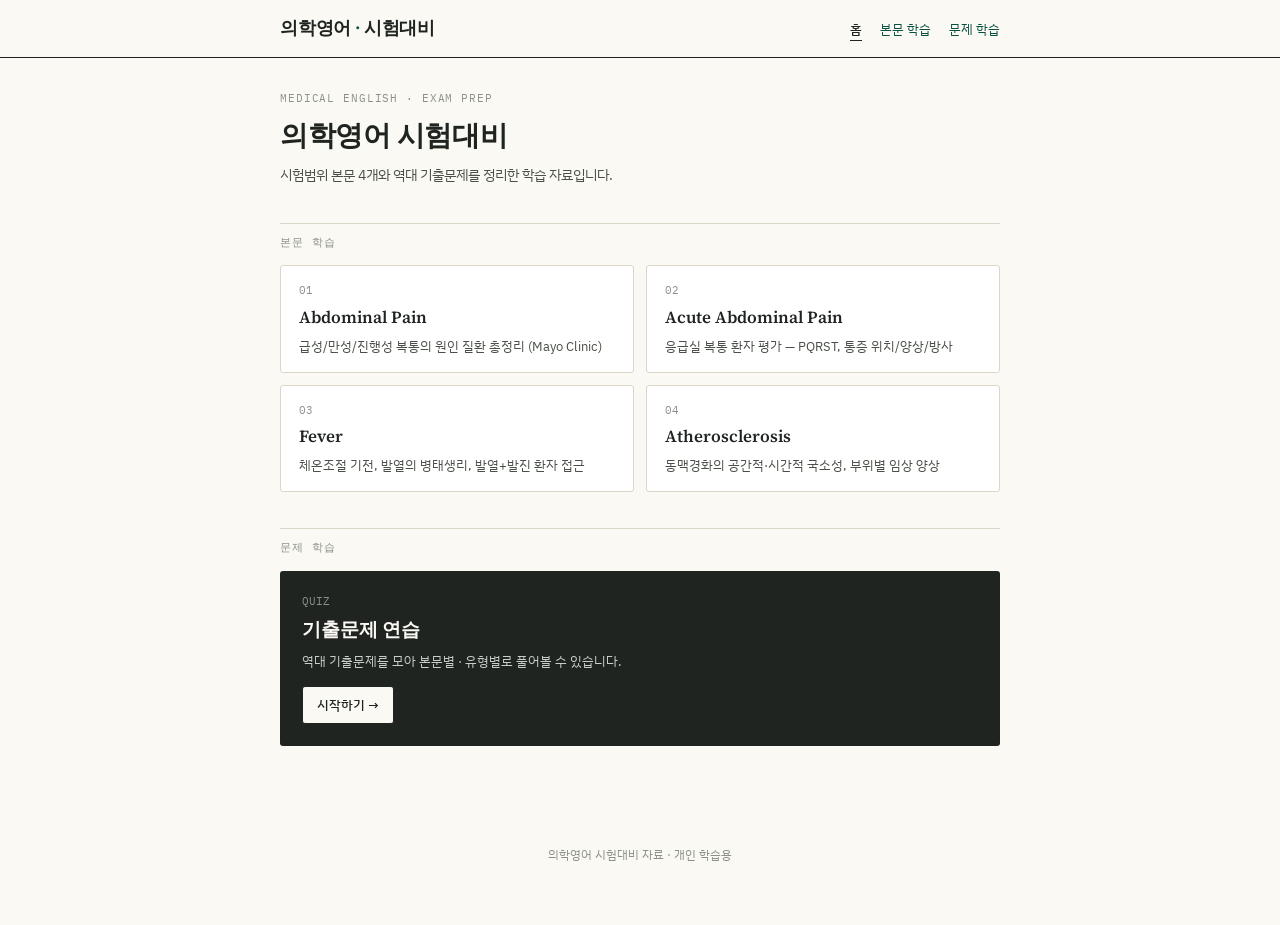
<file: index.html>
<!DOCTYPE html>
<html lang="ko">
<head>
<meta charset="UTF-8">
<meta name="viewport" content="width=device-width, initial-scale=1.0">
<title>의학영어 시험대비</title>
<link rel="stylesheet" href="assets/style.css">
</head>
<body>

<header class="site-header">
  <div class="site-header-inner">
    <div class="site-title">의학영어<span class="accent"> · </span>시험대비</div>
    <nav class="site-nav">
      <a href="index.html" class="active">홈</a>
      <a href="passages/index.html">본문 학습</a>
      <a href="quiz/index.html">문제 학습</a>
    </nav>
  </div>
</header>

<main>
  <div class="eyebrow">MEDICAL ENGLISH · EXAM PREP</div>
  <h1 class="page-title">의학영어 시험대비</h1>
  <p class="page-subtitle">시험범위 본문 4개와 역대 기출문제를 정리한 학습 자료입니다.</p>

  <div class="section-label">본문 학습</div>
  <div class="card-grid" id="passage-cards"></div>

  <div class="section-label">문제 학습</div>
  <a href="quiz/index.html" class="quiz-card">
    <div class="num" style="font-family: var(--font-mono); font-size:11px; color:#8B9088;">QUIZ</div>
    <h3>기출문제 연습</h3>
    <p>역대 기출문제를 모아 본문별 · 유형별로 풀어볼 수 있습니다.</p>
    <span class="btn">시작하기 →</span>
  </a>
</main>

<footer class="site-footer">의학영어 시험대비 자료 · 개인 학습용</footer>

<script src="assets/app.js"></script>
<script>
  const grid = document.getElementById("passage-cards");
  grid.innerHTML = PASSAGE_META.map((p) => `
    <a class="passage-card" href="passages/passage.html?id=${p.id}">
      <div class="num">${p.num}</div>
      <h3>${p.title}</h3>
      <p>${p.desc}</p>
    </a>
  `).join("");
</script>
</body>
</html>
</file>
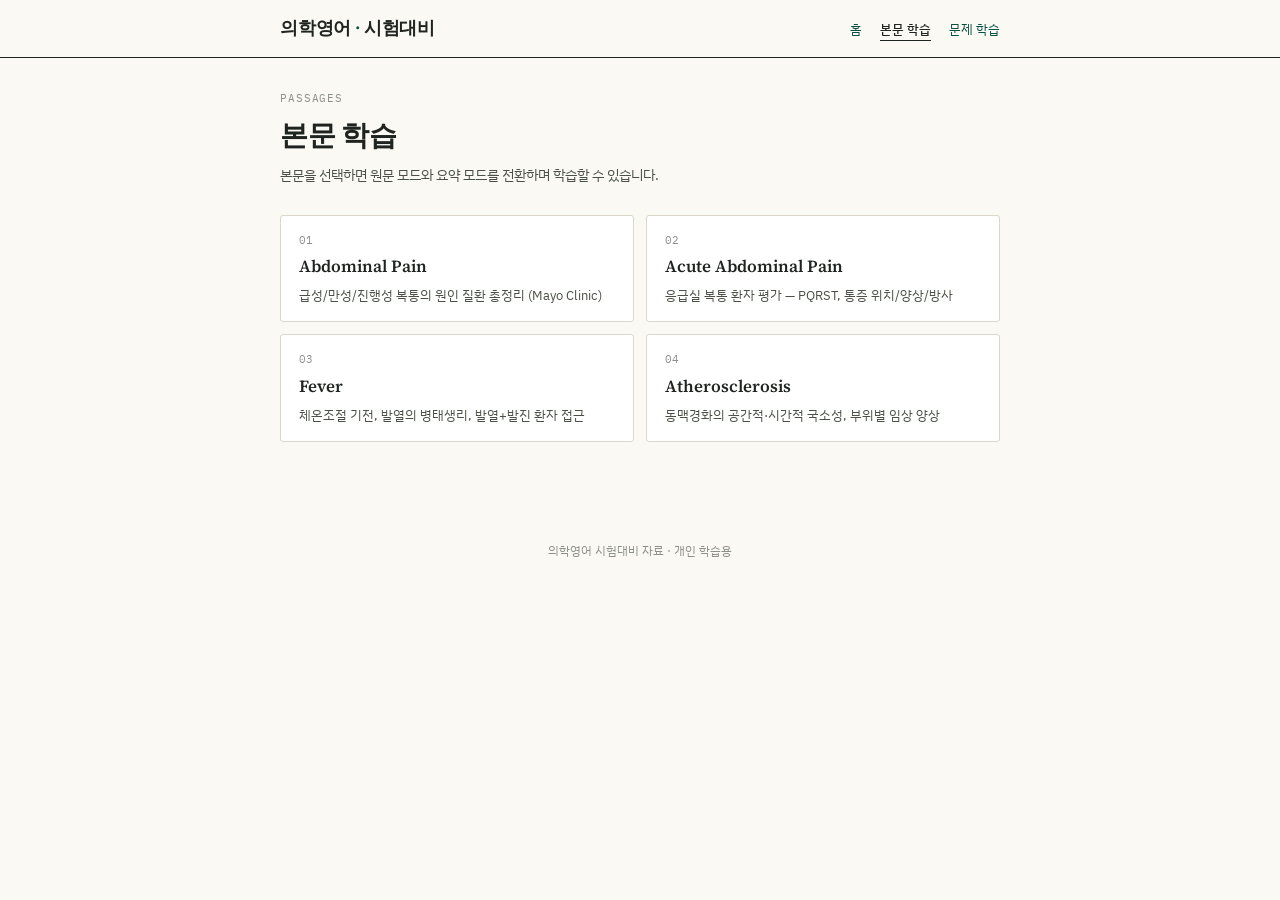
<file: passages/index.html>
<!DOCTYPE html>
<html lang="ko">
<head>
<meta charset="UTF-8">
<meta name="viewport" content="width=device-width, initial-scale=1.0">
<title>본문 학습 — 의학영어 시험대비</title>
<link rel="stylesheet" href="../assets/style.css">
</head>
<body>

<header class="site-header">
  <div class="site-header-inner">
    <div class="site-title"><a href="../index.html" style="color:inherit;">의학영어<span class="accent"> · </span>시험대비</a></div>
    <nav class="site-nav">
      <a href="../index.html">홈</a>
      <a href="index.html" class="active">본문 학습</a>
      <a href="../quiz/index.html">문제 학습</a>
    </nav>
  </div>
</header>

<main>
  <div class="eyebrow">PASSAGES</div>
  <h1 class="page-title">본문 학습</h1>
  <p class="page-subtitle">본문을 선택하면 원문 모드와 요약 모드를 전환하며 학습할 수 있습니다.</p>

  <div class="card-grid" id="passage-cards"></div>
</main>

<footer class="site-footer">의학영어 시험대비 자료 · 개인 학습용</footer>

<script src="../assets/app.js"></script>
<script>
  const grid = document.getElementById("passage-cards");
  grid.innerHTML = PASSAGE_META.map((p) => `
    <a class="passage-card" href="passage.html?id=${p.id}">
      <div class="num">${p.num}</div>
      <h3>${p.title}</h3>
      <p>${p.desc}</p>
    </a>
  `).join("");
</script>
</body>
</html>
</file>
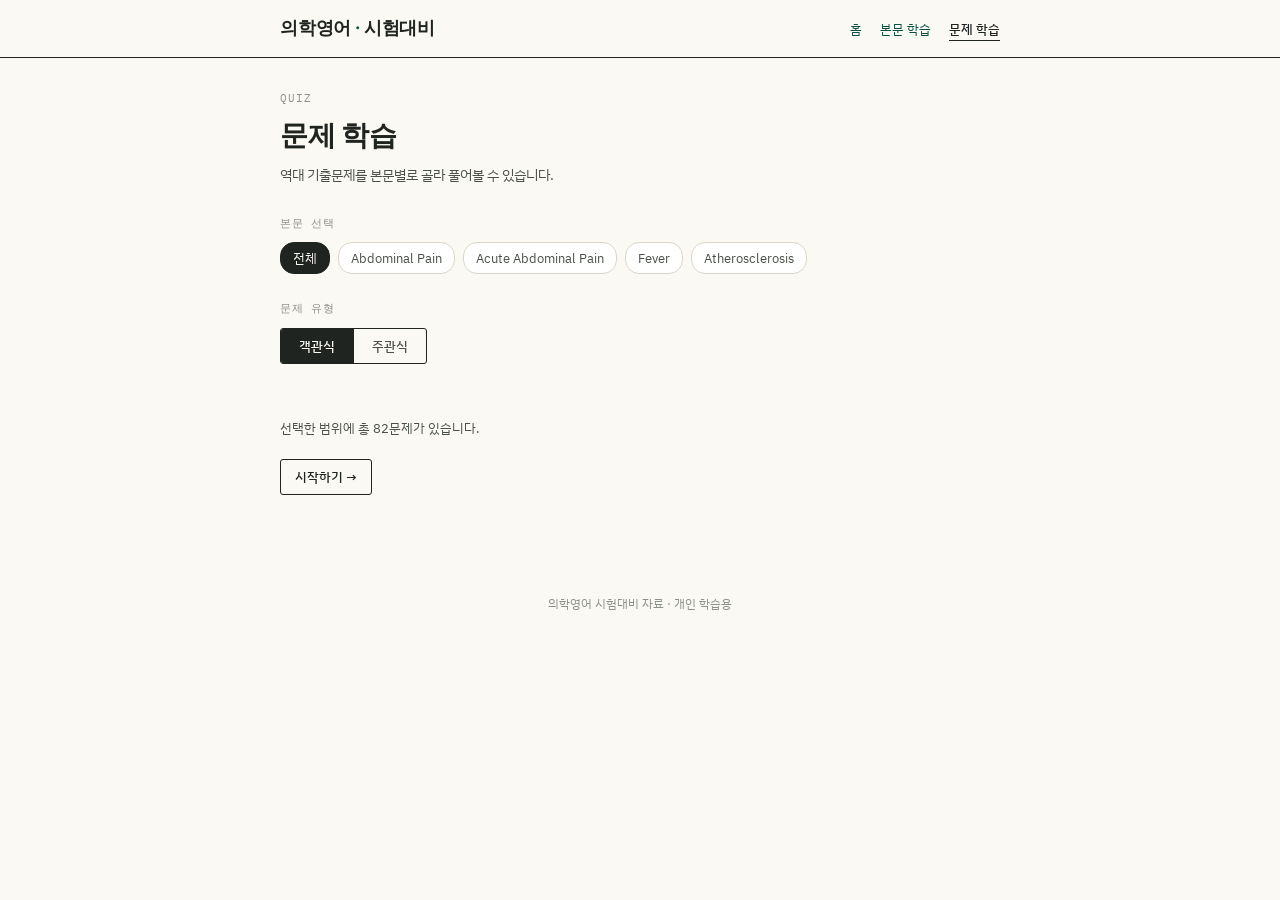
<file: quiz/index.html>
<!DOCTYPE html>
<html lang="ko">
<head>
<meta charset="UTF-8">
<meta name="viewport" content="width=device-width, initial-scale=1.0">
<title>문제 학습 — 의학영어 시험대비</title>
<link rel="stylesheet" href="../assets/style.css">
</head>
<body>

<header class="site-header">
  <div class="site-header-inner">
    <div class="site-title"><a href="../index.html" style="color:inherit;">의학영어<span class="accent"> · </span>시험대비</a></div>
    <nav class="site-nav">
      <a href="../index.html">홈</a>
      <a href="../passages/index.html">본문 학습</a>
      <a href="index.html" class="active">문제 학습</a>
    </nav>
  </div>
</header>

<main>
  <div class="eyebrow">QUIZ</div>
  <h1 class="page-title">문제 학습</h1>
  <p class="page-subtitle">역대 기출문제를 본문별로 골라 풀어볼 수 있습니다.</p>

  <!-- ===== 설정 화면 ===== -->
  <div id="view-setup">
    <div class="quiz-setup-section">
      <div class="quiz-setup-label">본문 선택</div>
      <div class="quiz-filterbar" id="passage-filterbar"></div>
    </div>

    <div class="quiz-setup-section">
      <div class="quiz-setup-label">문제 유형</div>
      <div class="mode-toggle" id="mode-toggle">
        <button id="mode-mc" class="active">객관식</button>
        <button id="mode-sa">주관식</button>
      </div>
    </div>

    <p id="setup-count" style="font-size:13px; color: var(--color-ink-soft); margin-bottom:20px;"></p>

    <button id="start-btn" class="btn">시작하기 →</button>
  </div>

  <!-- ===== 퀴즈 진행 화면 ===== -->
  <div id="view-quiz" style="display:none;">
    <div class="quiz-progress" id="quiz-progress"></div>

    <div class="quiz-card-box">
      <div class="quiz-source" id="quiz-source"></div>
      <p class="quiz-question" id="quiz-question"></p>
      <p class="quiz-passage" id="quiz-passage" style="display:none;"></p>

      <div id="quiz-answer-area"></div>

      <div class="quiz-feedback" id="quiz-feedback">
        <div class="answer-line" id="feedback-answer-line"></div>
        <div id="feedback-explanation"></div>
      </div>

      <div class="quiz-nav">
        <button class="btn" id="quiz-quit-btn">중단하고 나가기</button>
        <button class="btn" id="quiz-next-btn" disabled>다음 문제 →</button>
      </div>
    </div>
  </div>

  <!-- ===== 결과 화면 ===== -->
  <div id="view-result" style="display:none;">
    <div class="quiz-card-box quiz-summary-box">
      <div class="big-num" id="result-score"></div>
      <p style="font-size:14px; color: var(--color-ink-soft); margin: 6px 0 24px;" id="result-detail"></p>
      <div style="display:flex; gap:10px; justify-content:center;">
        <button class="btn" id="retry-btn">다시 풀기</button>
        <button class="btn" id="review-wrong-btn">틀린 문제만 다시</button>
      </div>
    </div>
  </div>
</main>

<footer class="site-footer">의학영어 시험대비 자료 · 개인 학습용</footer>

<script src="../assets/app.js"></script>
<script src="../assets/quiz.js"></script>
</body>
</html>
</file>
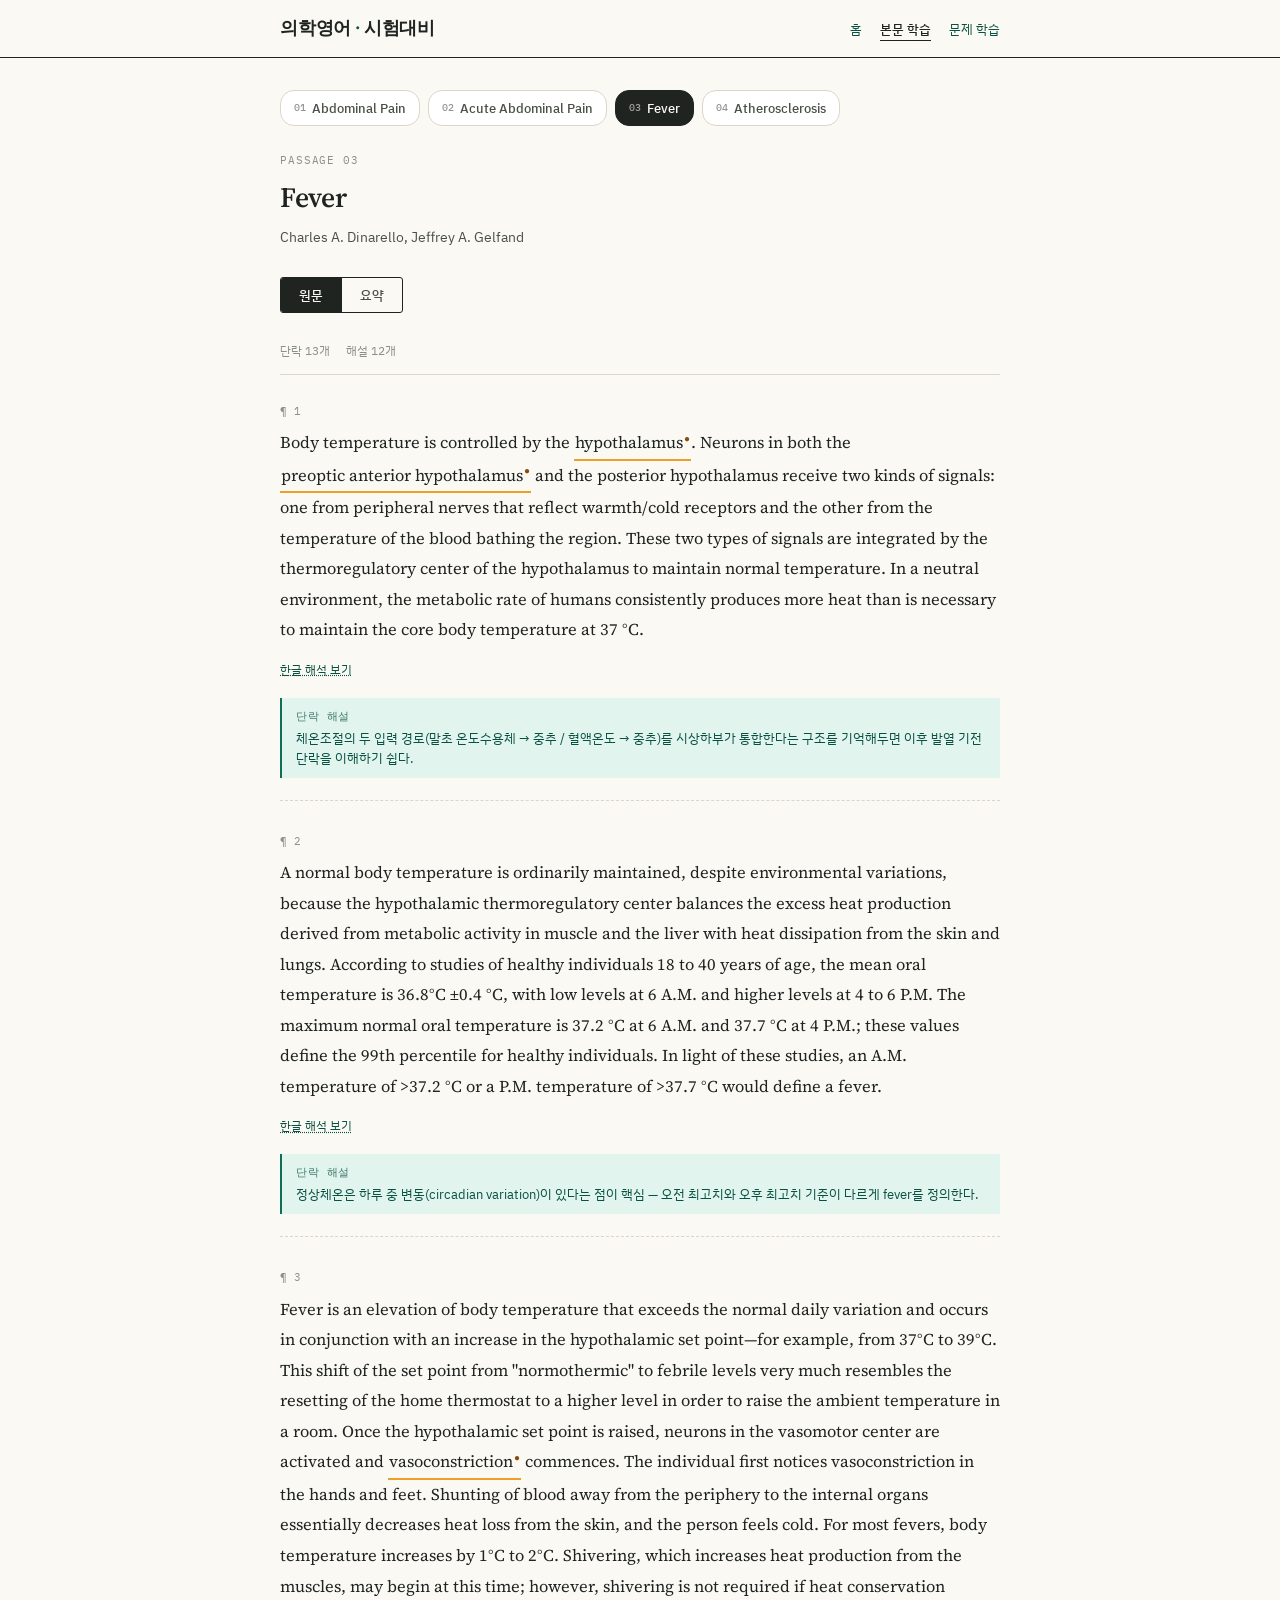
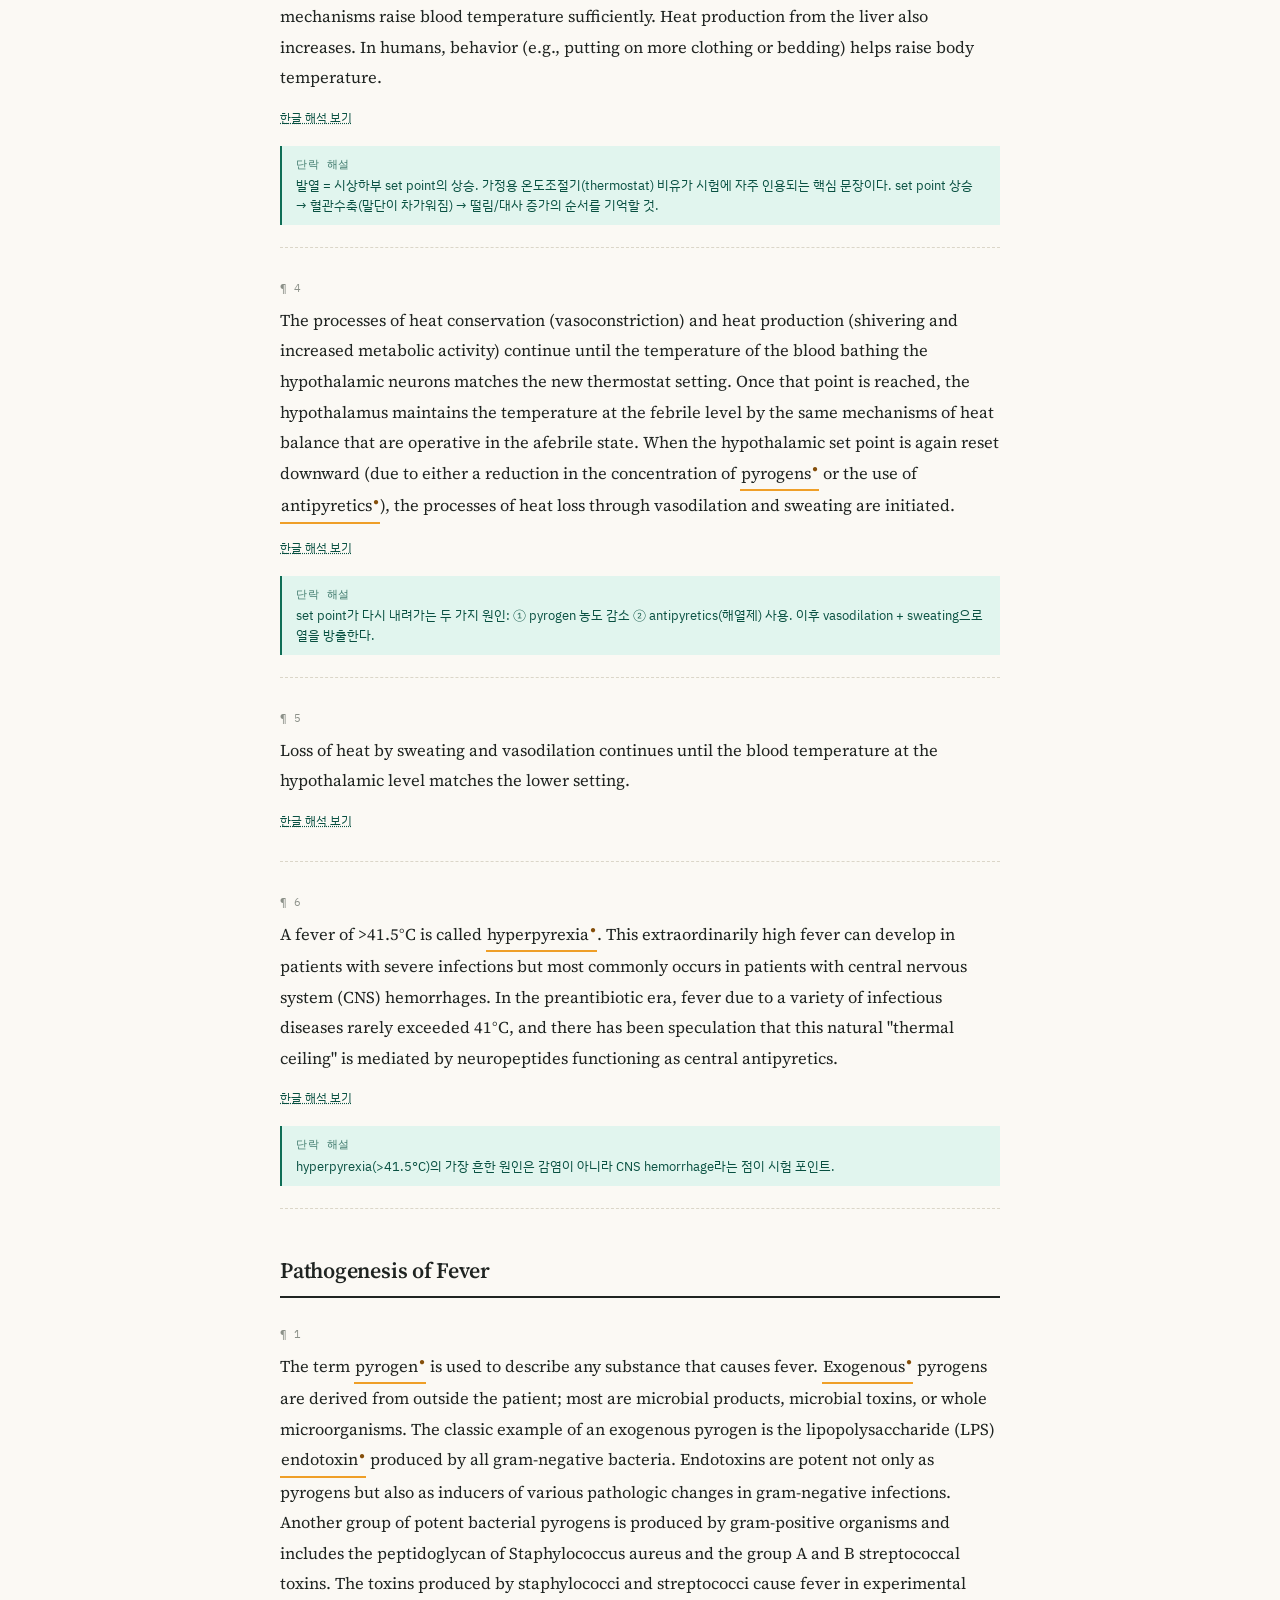
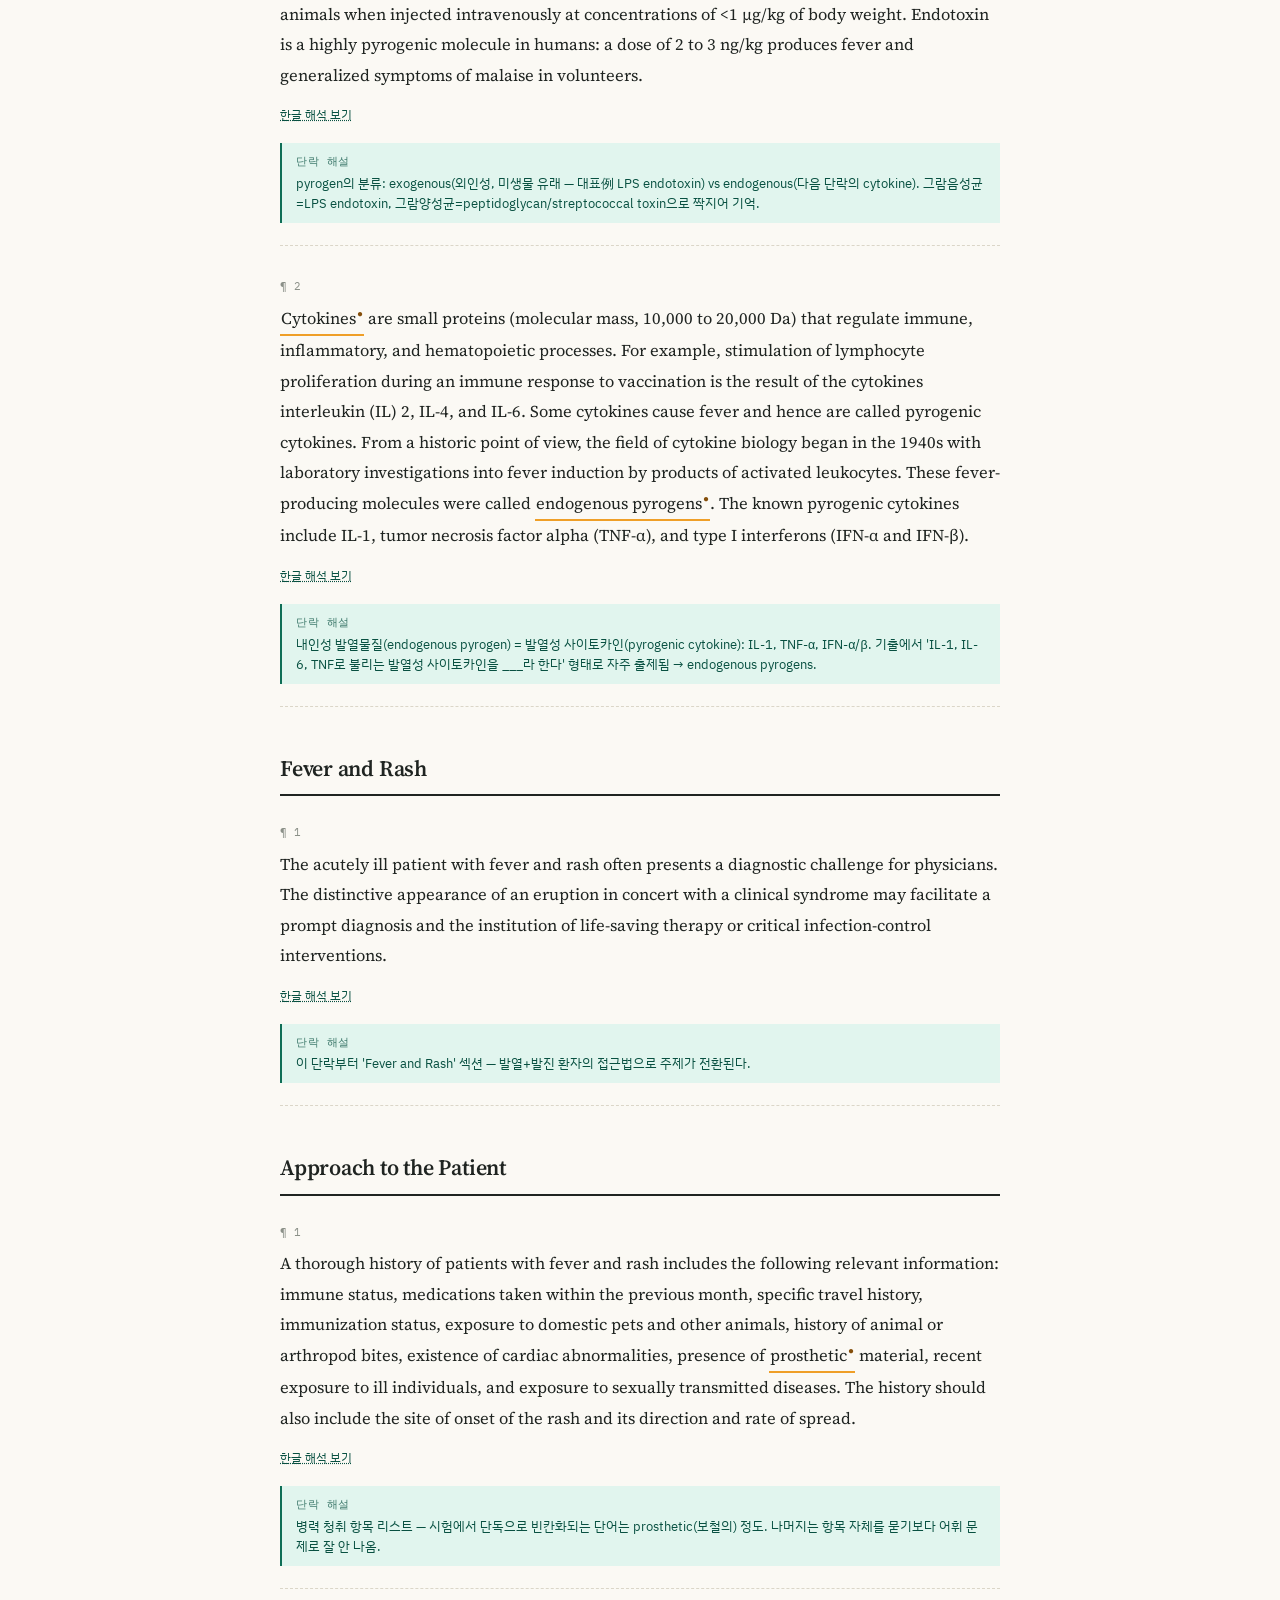
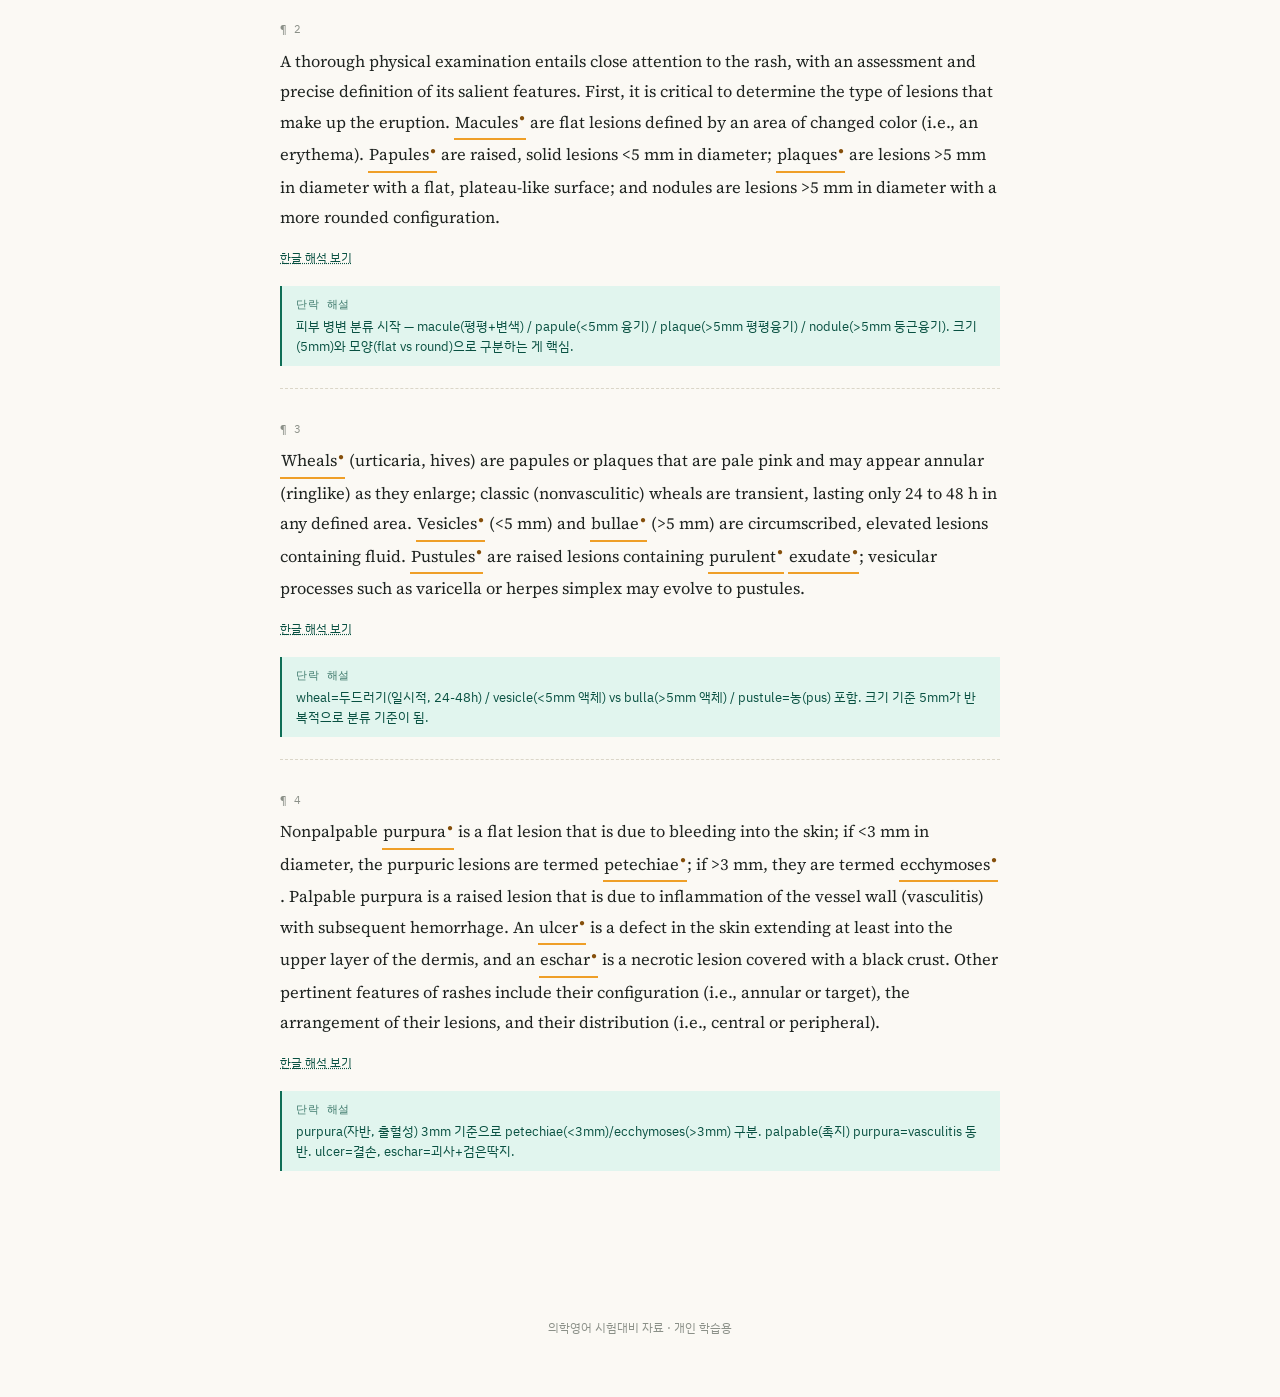
<file: passages/passage.html>
<!DOCTYPE html>
<html lang="ko">
<head>
<meta charset="UTF-8">
<meta name="viewport" content="width=device-width, initial-scale=1.0">
<title>본문 학습 — 의학영어 시험대비</title>
<link rel="stylesheet" href="../assets/style.css">
</head>
<body>

<header class="site-header">
  <div class="site-header-inner">
    <div class="site-title"><a href="../index.html" style="color:inherit;">의학영어<span class="accent"> · </span>시험대비</a></div>
    <nav class="site-nav">
      <a href="../index.html">홈</a>
      <a href="index.html" class="active">본문 학습</a>
      <a href="../quiz/index.html">문제 학습</a>
    </nav>
  </div>
</header>

<main>
  <div class="passage-switcher" id="passage-switcher"></div>

  <div class="eyebrow" id="passage-eyebrow">PASSAGE</div>
  <h1 class="page-title" id="passage-title">불러오는 중…</h1>
  <p class="page-subtitle" id="passage-authors"></p>

  <div class="mode-toggle">
    <button id="btn-original" class="active">원문</button>
    <button id="btn-summary">요약</button>
  </div>

  <div class="passage-meta">
    <span id="meta-paracount"></span>
    <span id="meta-notecount"></span>
  </div>

  <div id="view-original" class="passage-body"></div>
  <div id="view-summary" class="summary-body" style="display:none;"></div>
</main>

<footer class="site-footer">의학영어 시험대비 자료 · 개인 학습용</footer>

<script src="../assets/app.js"></script>
<script>
  // 본문 전환 탭바 렌더링 (페이지 어디서나 다른 본문으로 즉시 이동)
  (function () {
    const currentId = getPassageId();
    const switcher = document.getElementById("passage-switcher");
    switcher.innerHTML = PASSAGE_META.map((p) => `
      <a class="switcher-tab ${p.id === currentId ? "active" : ""}" href="passage.html?id=${p.id}">
        <span class="switcher-num">${p.num}</span>${p.title}
      </a>
    `).join("");
  })();
</script>
<script src="../assets/passage-view.js"></script>
</body>
</html>
</file>
<file: assets/style.css>
/* ===========================================================
   의학영어 시험대비 사이트 — 공통 스타일시트
   디자인 컨셉: 임상 차트 / 의학 저널 — 세리프 본문, 박스형 각주,
   형광펜 강조, 차트지 같은 절제된 색감
   =========================================================== */

@import url('https://fonts.googleapis.com/css2?family=Source+Serif+4:ital,opsz,wght@0,8..60,400;0,8..60,500;0,8..60,600;1,8..60,400&family=IBM+Plex+Sans+KR:wght@400;500;600&family=IBM+Plex+Mono:wght@400;500&display=swap');

:root {
  /* 색상 — 차트지/처방전 톤 */
  --color-paper: #FBF9F4;
  --color-paper-raised: #FFFFFF;
  --color-ink: #1F2421;
  --color-ink-soft: #4A5048;
  --color-ink-faint: #8B9088;
  --color-rule: #DBD6C8;
  --color-rule-strong: #1F2421;

  --color-accent: #0F6E56;        /* 진료기록 그린 - 핵심 강조 */
  --color-accent-soft: #E1F5EE;
  --color-accent-ink: #085041;

  --color-highlight: #FAEEDA;     /* 형광펜 - 핵심 단어 배경 */
  --color-highlight-ink: #854F0B;
  --color-highlight-border: #EF9F27;

  --color-note: #FAECE7;          /* 각주 박스 배경 */
  --color-note-ink: #4A1B0C;
  --color-note-border: #D85A30;

  --color-tag-bg: #F1EFE8;
  --color-tag-ink: #5F5E5A;

  --font-serif: 'Source Serif 4', Georgia, serif;
  --font-sans: 'IBM Plex Sans KR', -apple-system, sans-serif;
  --font-mono: 'IBM Plex Mono', monospace;

  --radius: 3px;
  --max-width: 760px;
}

* { box-sizing: border-box; }

html { scroll-behavior: smooth; }

body {
  margin: 0;
  background: var(--color-paper);
  color: var(--color-ink);
  font-family: var(--font-sans);
  line-height: 1.6;
  -webkit-font-smoothing: antialiased;
}

a { color: var(--color-accent-ink); text-decoration: none; }
a:hover { text-decoration: underline; }

img, svg { max-width: 100%; }

/* ---------- 레이아웃 ---------- */

.site-header {
  border-bottom: 1px solid var(--color-rule-strong);
  background: var(--color-paper);
  position: sticky;
  top: 0;
  z-index: 10;
}

.site-header-inner {
  max-width: var(--max-width);
  margin: 0 auto;
  padding: 14px 20px;
  display: flex;
  align-items: baseline;
  justify-content: space-between;
  gap: 12px;
}

.site-title {
  font-family: var(--font-serif);
  font-weight: 600;
  font-size: 18px;
  letter-spacing: -0.01em;
}

.site-title .accent { color: var(--color-accent-ink); }

.site-nav {
  display: flex;
  gap: 18px;
  font-size: 13px;
  color: var(--color-ink-soft);
}

.site-nav a.active { color: var(--color-ink); font-weight: 500; border-bottom: 1px solid var(--color-ink); }

main {
  max-width: var(--max-width);
  margin: 0 auto;
  padding: 32px 20px 80px;
}

.eyebrow {
  font-family: var(--font-mono);
  font-size: 11px;
  letter-spacing: 0.08em;
  text-transform: uppercase;
  color: var(--color-ink-faint);
  margin-bottom: 6px;
}

.page-title {
  font-family: var(--font-serif);
  font-size: 28px;
  font-weight: 600;
  margin: 0 0 6px;
  letter-spacing: -0.01em;
}

.page-subtitle {
  color: var(--color-ink-soft);
  font-size: 14px;
  margin: 0 0 28px;
}

/* ---------- 홈: 본문 카드 그리드 ---------- */

.section-label {
  font-family: var(--font-mono);
  font-size: 11px;
  letter-spacing: 0.08em;
  text-transform: uppercase;
  color: var(--color-ink-faint);
  border-top: 1px solid var(--color-rule);
  padding-top: 10px;
  margin: 36px 0 14px;
}

.section-label:first-of-type { margin-top: 0; border-top: none; padding-top: 0; }

.card-grid {
  display: grid;
  grid-template-columns: repeat(2, 1fr);
  gap: 12px;
}

@media (max-width: 560px) {
  .card-grid { grid-template-columns: 1fr; }
}

.passage-card {
  display: block;
  background: var(--color-paper-raised);
  border: 1px solid var(--color-rule);
  border-radius: var(--radius);
  padding: 16px 18px;
  transition: border-color 0.15s, transform 0.15s;
}

.passage-card:hover {
  border-color: var(--color-rule-strong);
  text-decoration: none;
  transform: translateY(-1px);
}

.passage-card .num {
  font-family: var(--font-mono);
  font-size: 11px;
  color: var(--color-ink-faint);
}

.passage-card h3 {
  font-family: var(--font-serif);
  font-size: 17px;
  font-weight: 600;
  margin: 4px 0 6px;
  color: var(--color-ink);
}

.passage-card p {
  font-size: 12.5px;
  color: var(--color-ink-soft);
  margin: 0;
  line-height: 1.5;
}

.quiz-card {
  display: block;
  background: var(--color-ink);
  color: var(--color-paper);
  border-radius: var(--radius);
  padding: 22px 22px;
  margin-top: 4px;
}

.quiz-card h3 {
  font-family: var(--font-serif);
  font-size: 19px;
  font-weight: 600;
  margin: 4px 0 6px;
}

.quiz-card p {
  font-size: 13px;
  color: #C9CFC8;
  margin: 0 0 14px;
}

.quiz-card .btn { background: var(--color-paper); color: var(--color-ink); }

/* ---------- 버튼 / 토글 ---------- */

.btn {
  display: inline-flex;
  align-items: center;
  gap: 6px;
  font-family: var(--font-sans);
  font-size: 13px;
  font-weight: 500;
  padding: 8px 14px;
  border: 1px solid var(--color-rule-strong);
  border-radius: var(--radius);
  background: transparent;
  color: var(--color-ink);
  cursor: pointer;
}

.btn:hover { background: var(--color-ink); color: var(--color-paper); }

.mode-toggle {
  display: inline-flex;
  border: 1px solid var(--color-rule-strong);
  border-radius: var(--radius);
  overflow: hidden;
  margin-bottom: 28px;
}

.mode-toggle button {
  font-family: var(--font-sans);
  font-size: 13px;
  font-weight: 500;
  padding: 8px 18px;
  border: none;
  background: transparent;
  color: var(--color-ink-soft);
  cursor: pointer;
  border-right: 1px solid var(--color-rule-strong);
}

.mode-toggle button:last-child { border-right: none; }

.mode-toggle button.active {
  background: var(--color-ink);
  color: var(--color-paper);
}

/* ---------- 본문(원문 모드) ---------- */

.passage-meta {
  display: flex;
  gap: 16px;
  font-size: 12px;
  color: var(--color-ink-faint);
  border-bottom: 1px solid var(--color-rule);
  padding-bottom: 14px;
  margin-bottom: 22px;
}

/* ---------- 본문 전환 탭바 ---------- */

.passage-switcher {
  display: flex;
  gap: 8px;
  overflow-x: auto;
  margin-bottom: 22px;
  padding-bottom: 4px;
  -ms-overflow-style: none;
  scrollbar-width: none;
}

.passage-switcher::-webkit-scrollbar { display: none; }

.switcher-tab {
  flex-shrink: 0;
  display: inline-flex;
  align-items: center;
  gap: 6px;
  font-family: var(--font-sans);
  font-size: 12.5px;
  font-weight: 500;
  padding: 7px 13px;
  border: 1px solid var(--color-rule);
  border-radius: 14px;
  background: var(--color-paper-raised);
  color: var(--color-ink-soft);
  white-space: nowrap;
}

.switcher-tab:hover { border-color: var(--color-ink-soft); text-decoration: none; }

.switcher-tab.active {
  background: var(--color-ink);
  border-color: var(--color-ink);
  color: var(--color-paper);
}

.switcher-num {
  font-family: var(--font-mono);
  font-size: 10px;
  opacity: 0.6;
}

.passage-body {
  font-family: var(--font-serif);
}

/* 원문 모드 — 섹션(소제목) 구분 */
.orig-section-heading {
  font-family: var(--font-serif);
  font-size: 22px;
  font-weight: 600;
  letter-spacing: -0.01em;
  color: var(--color-ink);
  display: block;
  padding-bottom: 8px;
  border-bottom: 2px solid var(--color-ink);
  margin: 44px 0 22px;
}

.passage-body > .orig-section-heading:first-child,
.passage-body > div:first-child .orig-section-heading {
  margin-top: 0;
}

.passage-body > .orig-section-heading:first-child {
  margin-top: 0;
}

/* ---------- 불릿 목록 그룹 (Acute/Chronic/Progressive처럼 원문이 목록인 경우) ---------- */

.bullet-group {
  margin-bottom: 30px;
  padding-bottom: 24px;
  border-bottom: 1px dashed var(--color-rule);
}

.bullet-group:last-child { border-bottom: none; }

.bullet-group > .para-en {
  margin-bottom: 14px;
}

.bullet-list {
  list-style: none;
  margin: 0 0 16px;
  padding: 0;
}

.bullet-list > li {
  position: relative;
  padding-left: 18px;
  font-size: 16.5px;
  line-height: 1.85;
  color: var(--color-ink);
  margin-bottom: 7px;
}

.bullet-list > li::before {
  content: "•";
  position: absolute;
  left: 2px;
  color: var(--color-accent);
  font-weight: 700;
}

.paragraph-block {
  margin-bottom: 26px;
  padding-bottom: 22px;
  border-bottom: 1px dashed var(--color-rule);
}

.paragraph-block:last-child { border-bottom: none; }

.para-num {
  display: inline-block;
  font-family: var(--font-mono);
  font-size: 11px;
  color: var(--color-ink-faint);
  margin-bottom: 8px;
}

.para-en {
  font-size: 16.5px;
  line-height: 1.85;
  color: var(--color-ink);
  margin: 0 0 10px;
}

.para-kr {
  font-family: var(--font-sans);
  font-size: 13.5px;
  line-height: 1.75;
  color: var(--color-ink-soft);
  margin: 0 0 12px;
  display: none;
}

.para-kr.show { display: block; }

.toggle-kr {
  font-family: var(--font-sans);
  font-size: 11.5px;
  color: var(--color-accent-ink);
  cursor: pointer;
  background: none;
  border: none;
  padding: 0;
  margin-bottom: 10px;
  text-decoration: underline;
  text-decoration-style: dotted;
}

.para-note {
  background: var(--color-accent-soft);
  border-left: 2px solid var(--color-accent);
  border-radius: 0;
  padding: 10px 14px;
  font-family: var(--font-sans);
  font-size: 12.5px;
  line-height: 1.6;
  color: var(--color-accent-ink);
  margin-top: 10px;
}

.para-note .label {
  font-family: var(--font-mono);
  font-size: 10.5px;
  text-transform: uppercase;
  letter-spacing: 0.05em;
  display: block;
  margin-bottom: 3px;
  opacity: 0.75;
}

/* 각주 트리거 — 교수님 각주가 달린 단어 */
.fn {
  background: none;
  border: none;
  font: inherit;
  font-family: var(--font-serif);
  font-style: inherit;
  padding: 0 1px;
  cursor: pointer;
  color: var(--color-ink);
  border-bottom: 2px solid var(--color-highlight-border);
  position: relative;
}

.fn:hover, .fn.fn-active { background: var(--color-highlight); }

.fn-sup {
  font-size: 10px;
  vertical-align: super;
  color: var(--color-highlight-ink);
  margin-left: 1px;
}

/* ---------- 떠다니는 박스 (각주 + 핵심단어 정의 공통) ---------- */

.float-popover {
  position: fixed;
  z-index: 100;
  max-width: 300px;
  min-width: 160px;
  background: var(--color-note);
  border: 1px solid var(--color-note-border);
  border-radius: var(--radius);
  padding: 10px 14px;
  font-family: var(--font-sans);
  font-size: 12.5px;
  line-height: 1.6;
  color: var(--color-note-ink);
  box-shadow: 0 6px 16px rgba(31, 36, 33, 0.16);
  opacity: 0;
  transform: translateY(2px);
  transition: opacity 0.12s ease, transform 0.12s ease;
  pointer-events: none;
}

.float-popover.show {
  opacity: 1;
  transform: translateY(0);
  pointer-events: auto;
}

.float-popover .fn-label {
  font-family: var(--font-mono);
  font-size: 10.5px;
  text-transform: uppercase;
  letter-spacing: 0.05em;
  opacity: 0.7;
  display: block;
  margin-bottom: 3px;
}

/* ---------- 요약 모드 ---------- */

.summary-body { font-family: var(--font-sans); }

.summary-section { margin-bottom: 28px; }

.summary-section h4 {
  font-family: var(--font-serif);
  font-size: 16px;
  font-weight: 600;
  margin: 0 0 10px;
  padding-bottom: 6px;
  border-bottom: 1px solid var(--color-rule-strong);
}

.summary-section > p {
  font-size: 13.5px;
  color: var(--color-ink-soft);
  margin: 0 0 12px;
  line-height: 1.7;
}

.summary-list {
  list-style: none;
  margin: 0;
  padding: 0;
}

.summary-list > li {
  font-size: 13.5px;
  line-height: 1.7;
  padding: 8px 0;
  border-bottom: 1px solid var(--color-rule);
  display: flex;
  gap: 10px;
}

.summary-list > li:last-child { border-bottom: none; }

.summary-list .bullet {
  flex-shrink: 0;
  width: 5px; height: 5px;
  border-radius: 50%;
  background: var(--color-accent);
  margin-top: 8px;
}

/* 요약 표 */
.summary-table {
  width: 100%;
  border-collapse: collapse;
  font-size: 13px;
  margin-bottom: 6px;
}

.summary-table th {
  text-align: left;
  font-family: var(--font-mono);
  font-size: 10.5px;
  letter-spacing: 0.04em;
  text-transform: uppercase;
  color: var(--color-ink-faint);
  font-weight: 500;
  padding: 6px 10px;
  border-bottom: 1px solid var(--color-rule-strong);
}

.summary-table td {
  padding: 9px 10px;
  border-bottom: 1px solid var(--color-rule);
  vertical-align: top;
  line-height: 1.55;
}

.summary-table tr:last-child td { border-bottom: none; }

.keyword-table td:first-child {
  font-weight: 500;
  white-space: nowrap;
}

.cause-table td:first-child {
  font-weight: 500;
}

/* 원문/기출에 실제로 등장한 표현 — 원문 모드 각주 마커(●)와 같은 모양이지만
   클릭 반응이나 밑줄 없는 순수 표시용 마커 */
.src-mark::after {
  content: "●";
  font-size: 8px;
  vertical-align: super;
  color: var(--color-ink-faint);
  opacity: 0.7;
  margin-left: 3px;
}

.src-mark-demo {
  display: inline-block;
}

.src-mark-demo::after {
  content: "●";
  font-size: 8px;
  vertical-align: super;
  color: var(--color-ink-faint);
  opacity: 0.7;
}

.summary-table-legend {
  font-size: 11.5px;
  color: var(--color-ink-faint);
  margin: -4px 0 8px;
  display: flex;
  align-items: center;
  gap: 6px;
}

/* 카테고리 칩 */
.chip {
  display: inline-block;
  font-family: var(--font-mono);
  font-size: 10.5px;
  padding: 2px 8px;
  border-radius: 10px;
  background: var(--color-tag-bg);
  color: var(--color-tag-ink);
}

.chip.acute { background: var(--color-note); color: var(--color-note-ink); }
.chip.chronic { background: #E6F1FB; color: #0C447C; }
.chip.progressive { background: #FCEBEB; color: #791F1F; }

/* ---------- 퀴즈 ---------- */

.quiz-setup-section {
  margin-bottom: 26px;
}

.quiz-setup-label {
  font-family: var(--font-mono);
  font-size: 11px;
  letter-spacing: 0.06em;
  text-transform: uppercase;
  color: var(--color-ink-faint);
  margin-bottom: 10px;
}

.quiz-progress {
  font-family: var(--font-mono);
  font-size: 12px;
  color: var(--color-ink-faint);
  margin-bottom: 18px;
}

.quiz-filterbar {
  display: flex;
  gap: 8px;
  flex-wrap: wrap;
  margin-bottom: 24px;
}

.filter-chip {
  font-family: var(--font-sans);
  font-size: 12.5px;
  padding: 6px 12px;
  border: 1px solid var(--color-rule);
  border-radius: 14px;
  background: var(--color-paper-raised);
  cursor: pointer;
  color: var(--color-ink-soft);
}

.filter-chip.active {
  border-color: var(--color-ink);
  background: var(--color-ink);
  color: var(--color-paper);
}

.quiz-card-box {
  background: var(--color-paper-raised);
  border: 1px solid var(--color-rule);
  border-radius: var(--radius);
  padding: 24px 26px;
}

.quiz-source {
  font-family: var(--font-mono);
  font-size: 11px;
  color: var(--color-ink-faint);
  margin-bottom: 10px;
}

.quiz-question {
  font-family: var(--font-serif);
  font-size: 17px;
  line-height: 1.7;
  margin: 0 0 18px;
}

.quiz-question .blank {
  display: inline-block;
  min-width: 70px;
  border-bottom: 2px solid var(--color-ink);
  text-align: center;
}

/* 문제(stem)와 별도로 주어지는 지문(passage) — 본문 인용/정의 등.
   질문과 시각적으로 구분되도록 세리프체 + 좌측 굵은 라인으로 처리 */
.quiz-passage {
  font-family: var(--font-serif);
  font-size: 15px;
  line-height: 1.75;
  color: var(--color-ink-soft);
  background: var(--color-tag-bg);
  border-left: 3px solid var(--color-rule-strong);
  border-radius: 0;
  padding: 12px 16px;
  margin: 0 0 18px;
  white-space: pre-wrap;
}

.quiz-choices {
  display: flex;
  flex-direction: column;
  gap: 8px;
  margin-bottom: 18px;
}

.choice-btn {
  text-align: left;
  font-family: var(--font-sans);
  font-size: 14px;
  padding: 10px 14px;
  border: 1px solid var(--color-rule);
  border-radius: var(--radius);
  background: var(--color-paper-raised);
  cursor: pointer;
}

.choice-btn:hover { border-color: var(--color-ink-soft); }
.choice-btn.correct { border-color: var(--color-accent); background: var(--color-accent-soft); color: var(--color-accent-ink); }
.choice-btn.wrong { border-color: var(--color-note-border); background: var(--color-note); color: var(--color-note-ink); }
.choice-btn:disabled { cursor: default; }

/* 보기가 많은 매칭형 문제(예: 35개) — 라디오버튼이 쌓인 스크롤 가능한 줄글 리스트 */
.quiz-choices.many {
  max-height: 360px;
  overflow-y: auto;
  gap: 0;
  border: 1px solid var(--color-rule);
  border-radius: var(--radius);
  padding: 4px;
}

.choice-radio-row {
  display: flex;
  align-items: flex-start;
  gap: 10px;
  padding: 9px 10px;
  border-radius: 2px;
  cursor: pointer;
  font-size: 13.5px;
  line-height: 1.5;
}

.choice-radio-row:hover { background: var(--color-tag-bg); }
.choice-radio-row input[type="radio"] { margin-top: 3px; flex-shrink: 0; accent-color: var(--color-ink); }
.choice-radio-row.selected { background: var(--color-accent-soft); border: 1px solid var(--color-accent); }
.choice-radio-row.correct { background: var(--color-accent-soft); color: var(--color-accent-ink); }
.choice-radio-row.wrong { background: var(--color-note); color: var(--color-note-ink); }
.choice-radio-row .choice-count {
  margin-left: auto;
  font-family: var(--font-mono);
  font-size: 10.5px;
  color: var(--color-ink-faint);
  flex-shrink: 0;
}

/* 라디오로 고른 뒤 누르는 확인 버튼 — 누르기 전까지는 정답 판정이 일어나지 않음 */
.quiz-confirm-row {
  margin-bottom: 18px;
}

.quiz-confirm-row .btn {
  width: 100%;
  justify-content: center;
}

.quiz-many-hint {
  font-family: var(--font-mono);
  font-size: 11px;
  color: var(--color-ink-faint);
  margin-bottom: 8px;
}

.quiz-input-row {
  display: flex;
  gap: 8px;
  margin-bottom: 18px;
}

.quiz-input-row input {
  flex: 1;
  min-width: 0;
  font-family: var(--font-sans);
  font-size: 16px;
  padding: 10px 14px;
  border: 1px solid var(--color-rule);
  border-radius: var(--radius);
  background: var(--color-paper-raised);
}

.quiz-input-row .btn {
  flex-shrink: 0;
}

.quiz-input-row input:focus { outline: none; border-color: var(--color-ink); }

.quiz-feedback {
  display: none;
  padding: 12px 14px;
  border-radius: var(--radius);
  font-size: 13px;
  line-height: 1.6;
  margin-bottom: 16px;
}

.quiz-feedback.show { display: block; }
.quiz-feedback.correct { background: var(--color-accent-soft); color: var(--color-accent-ink); }
.quiz-feedback.wrong { background: var(--color-note); color: var(--color-note-ink); }

.quiz-feedback .answer-line { font-weight: 600; margin-bottom: 4px; }

.quiz-nav {
  display: flex;
  justify-content: space-between;
  align-items: center;
}

.quiz-nav .btn[disabled] { opacity: 0.35; cursor: default; }
.quiz-nav .btn[disabled]:hover { background: transparent; color: var(--color-ink); }

.quiz-summary-box {
  text-align: center;
  padding: 40px 20px;
}

.quiz-summary-box .big-num {
  font-family: var(--font-serif);
  font-size: 48px;
  font-weight: 600;
}

footer.site-footer {
  max-width: var(--max-width);
  margin: 0 auto;
  padding: 20px 20px 60px;
  font-size: 11.5px;
  color: var(--color-ink-faint);
  text-align: center;
}
</file>
